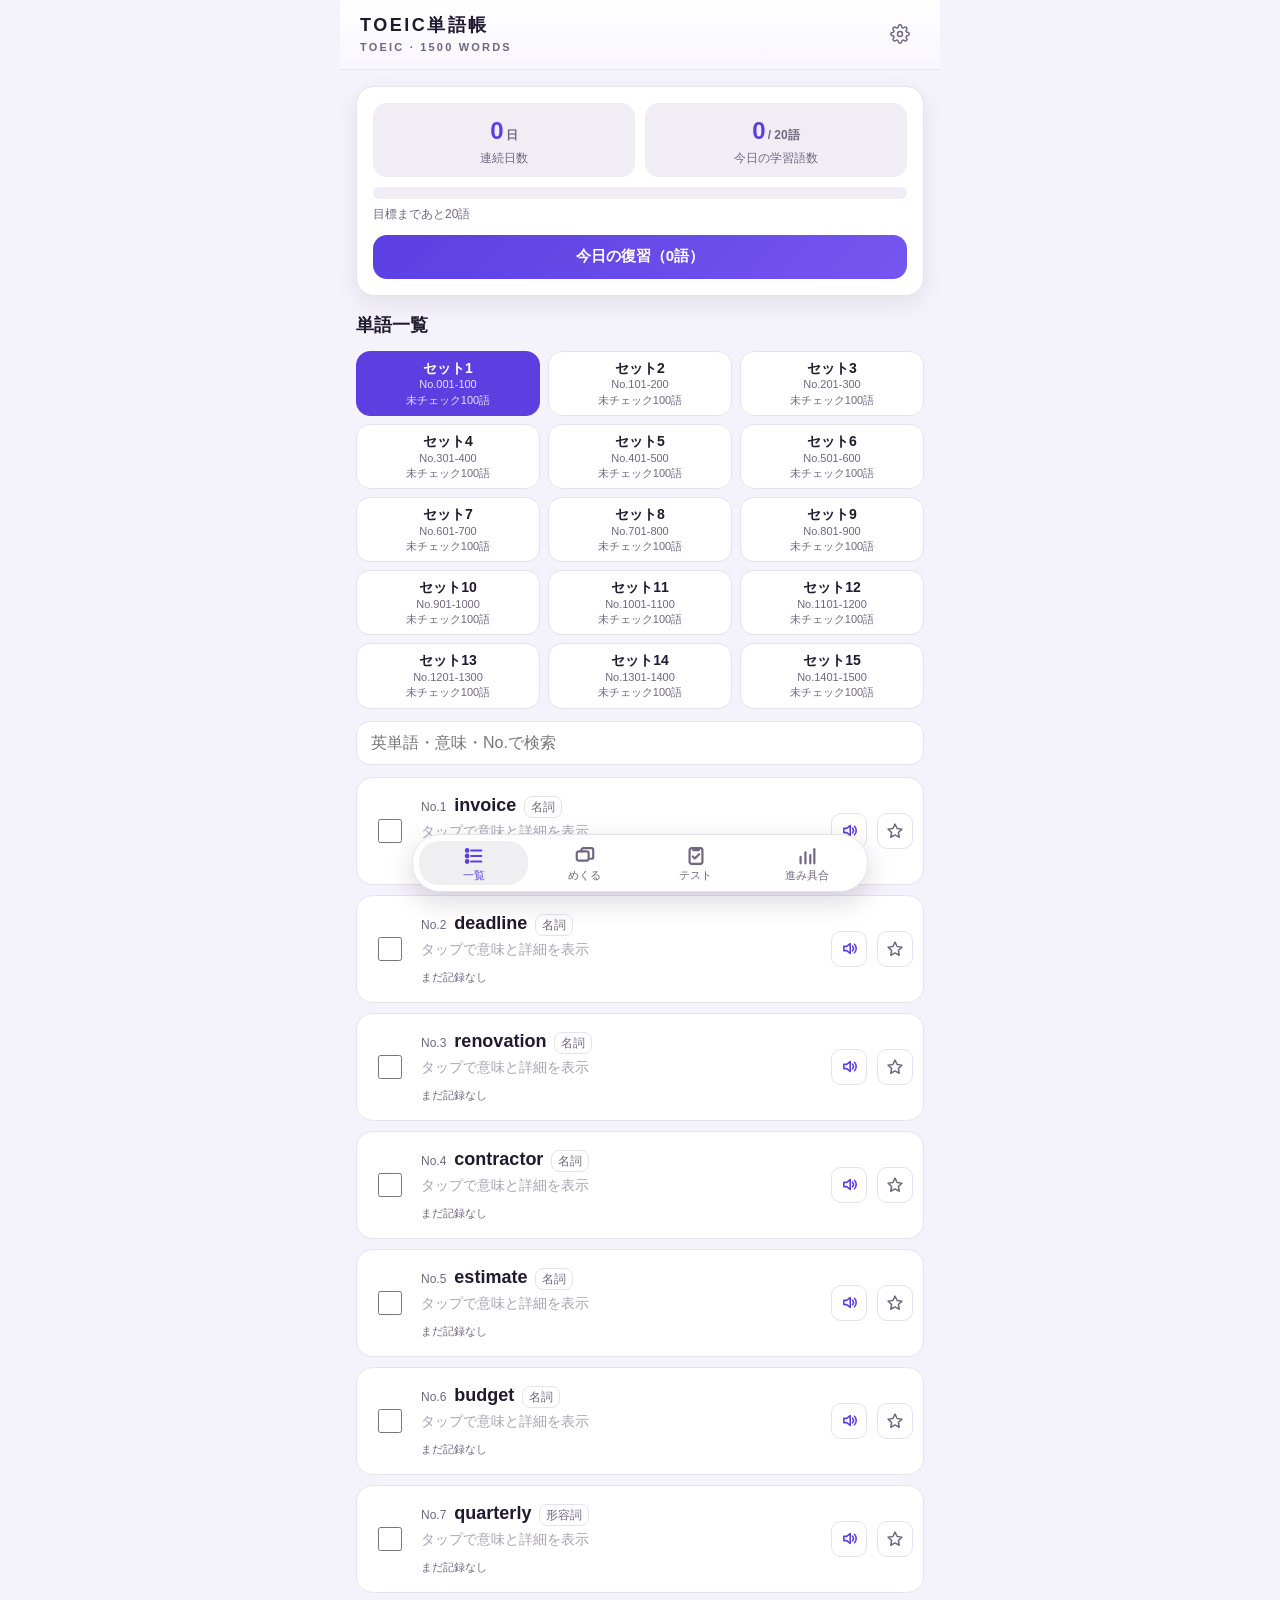
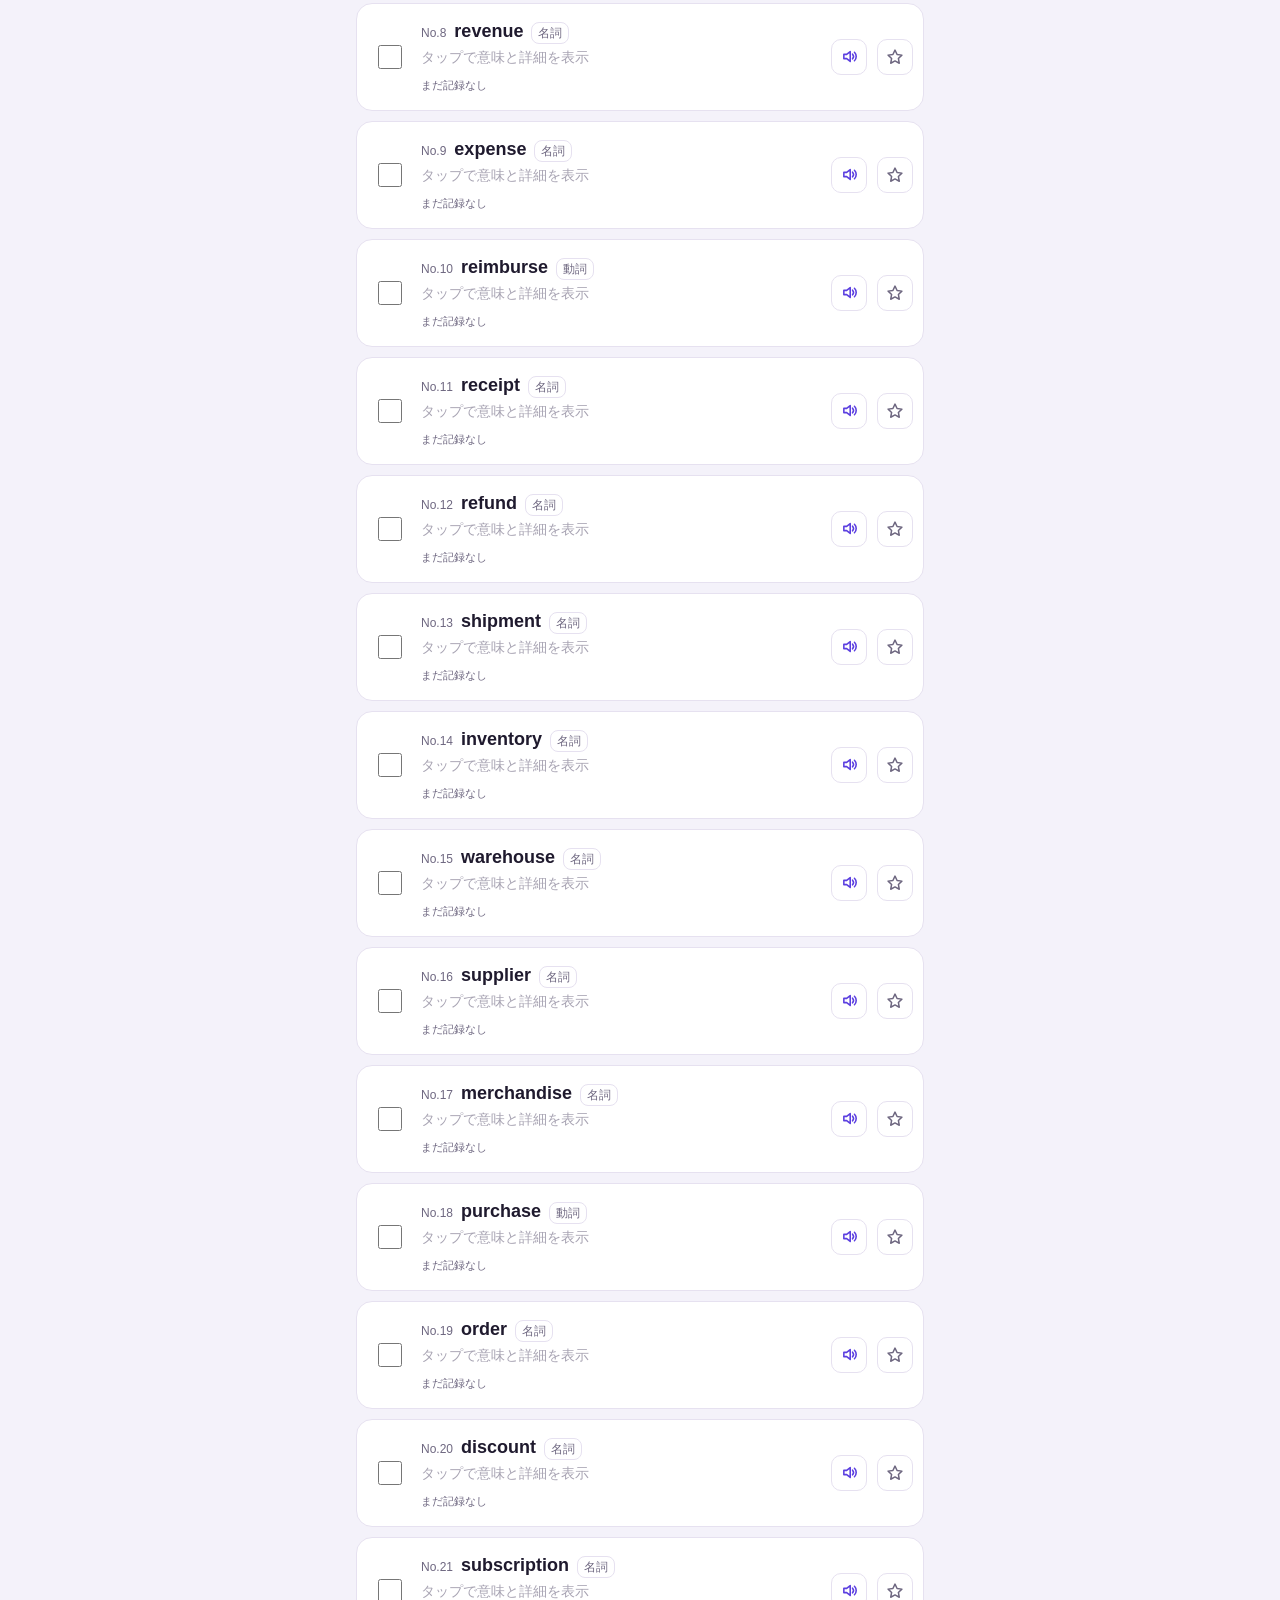
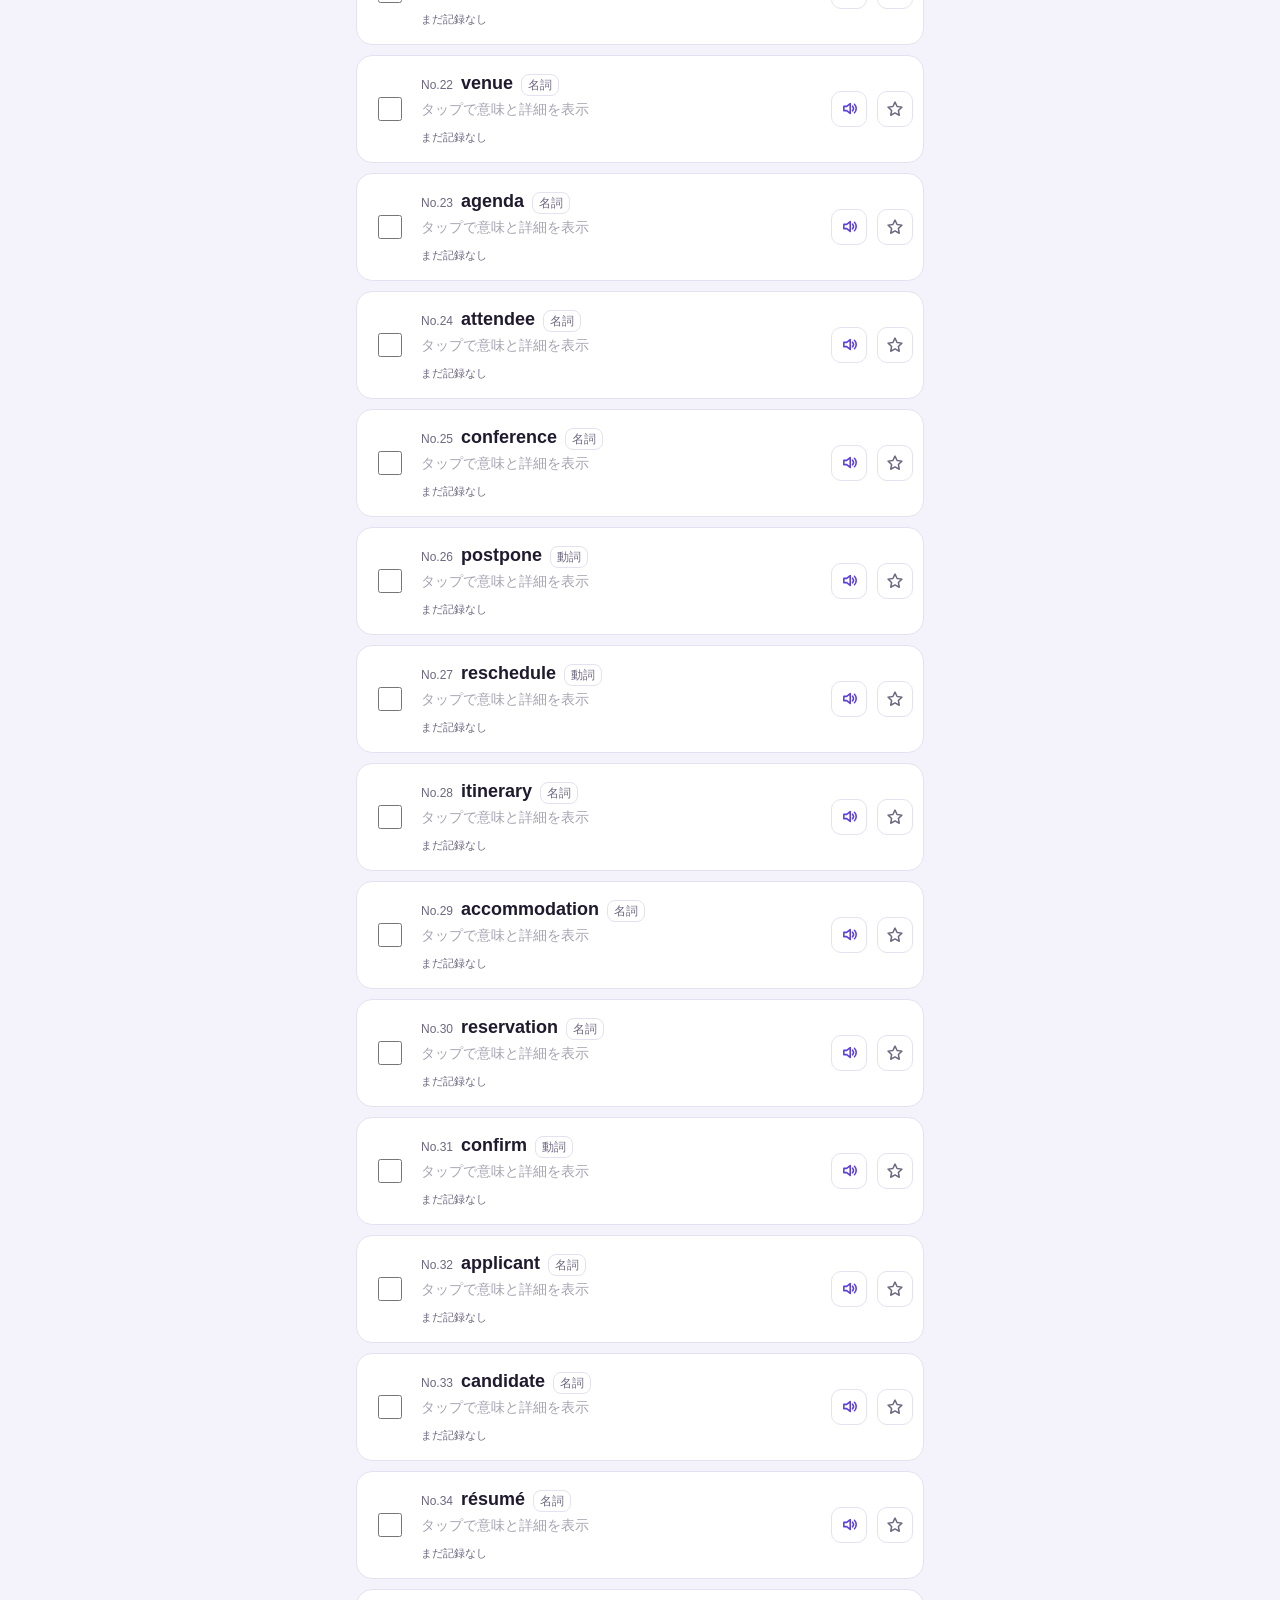
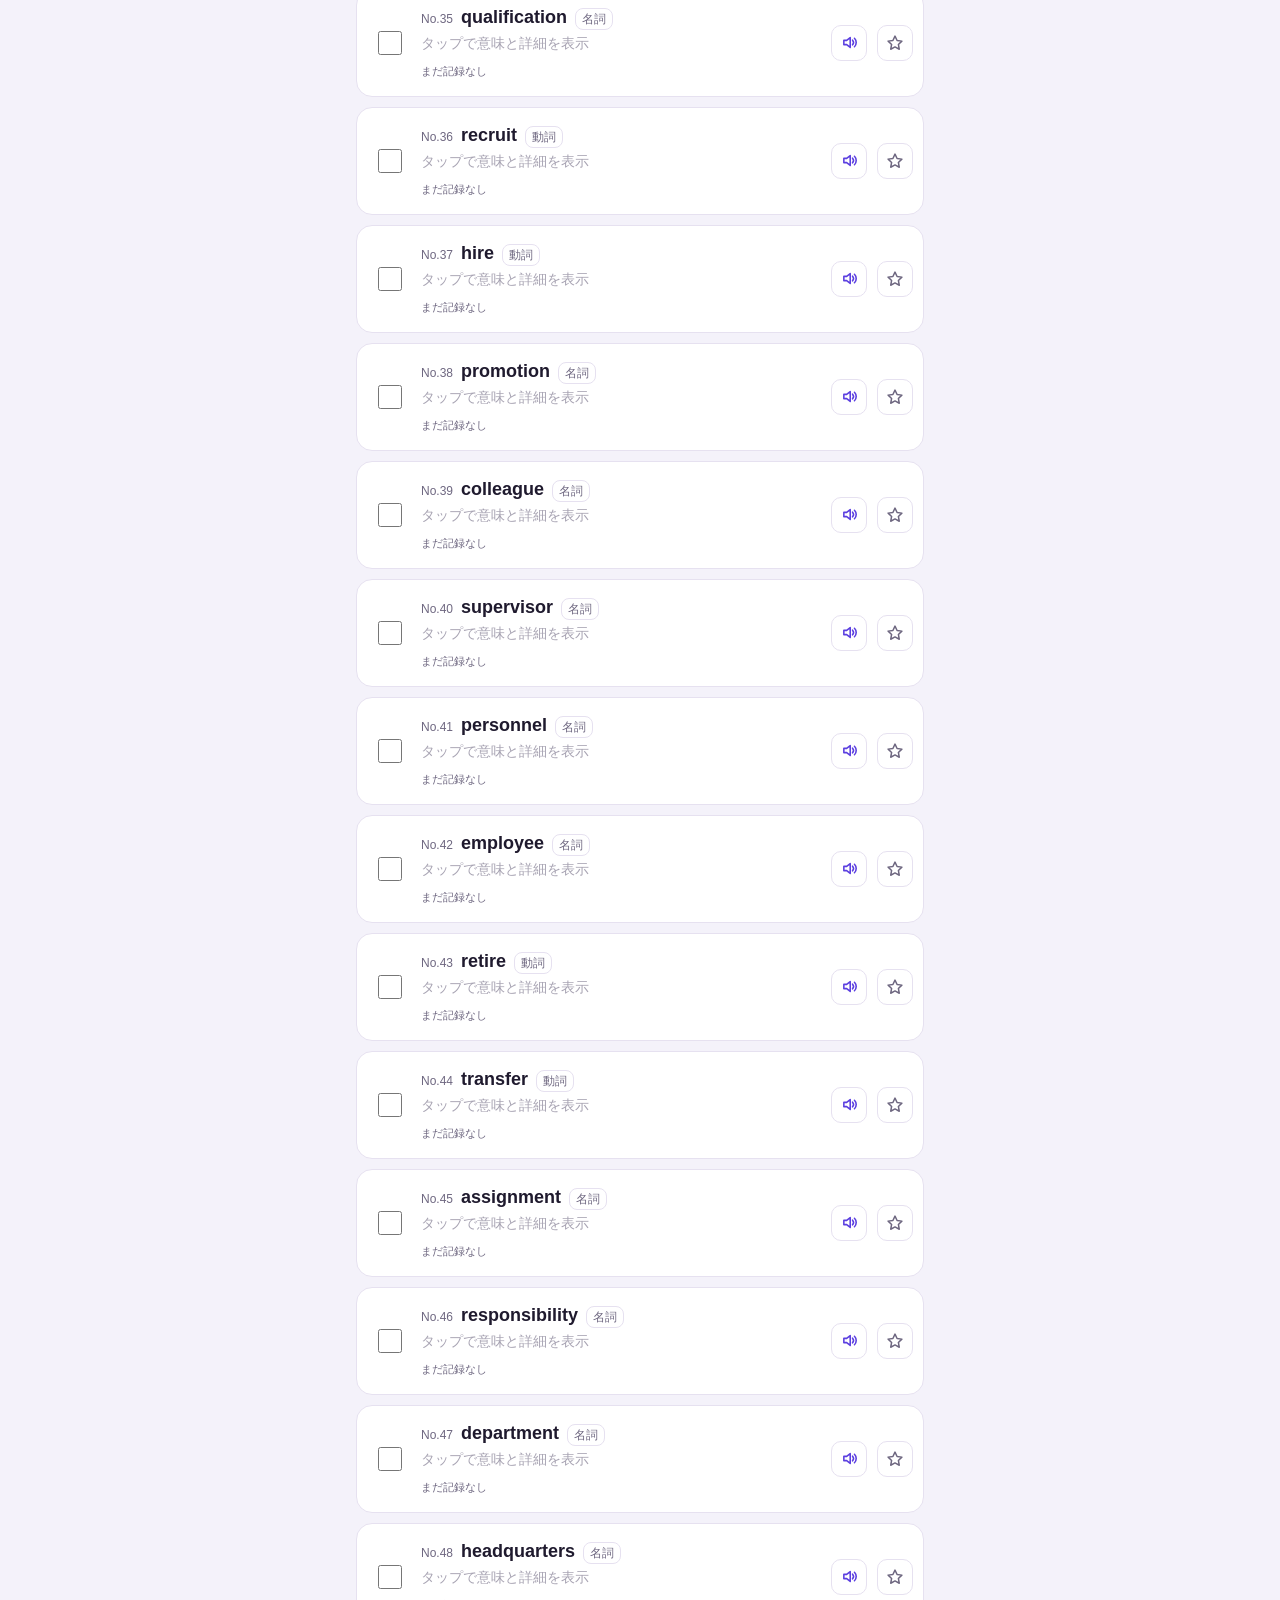
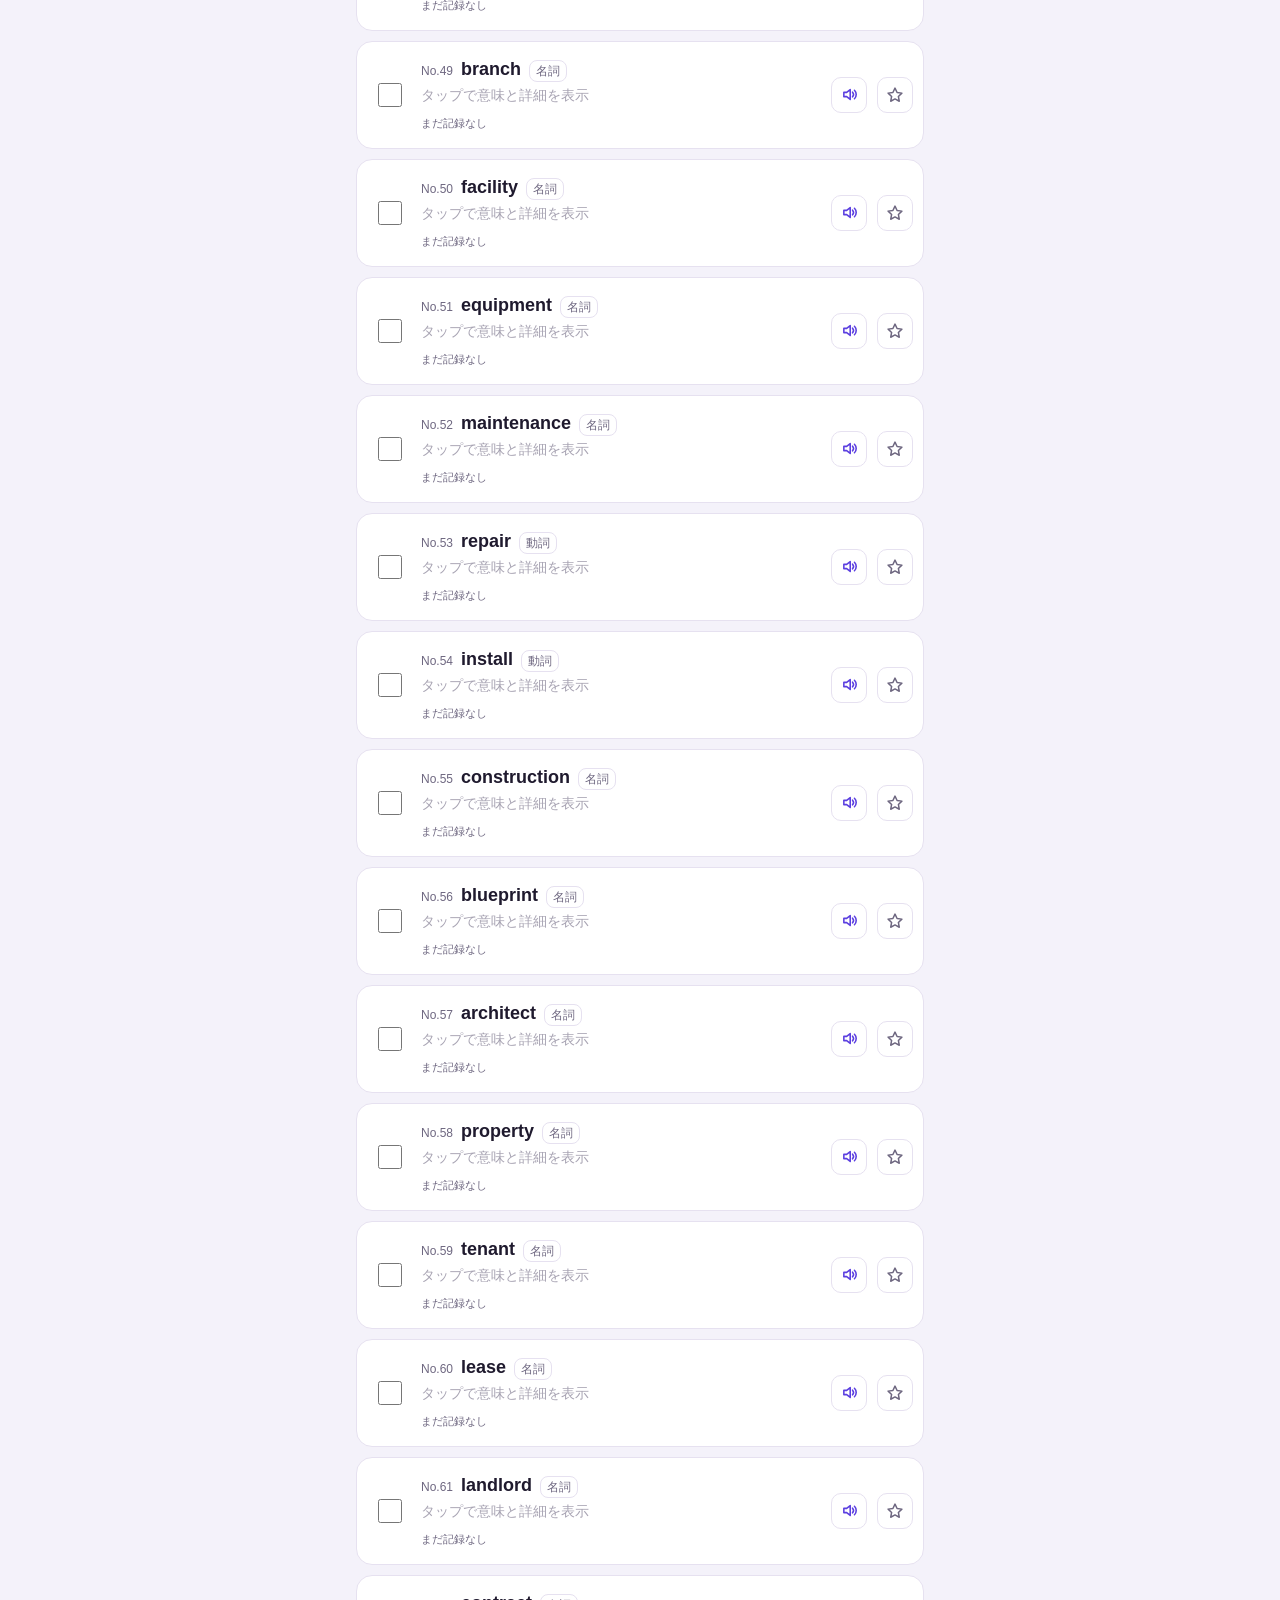
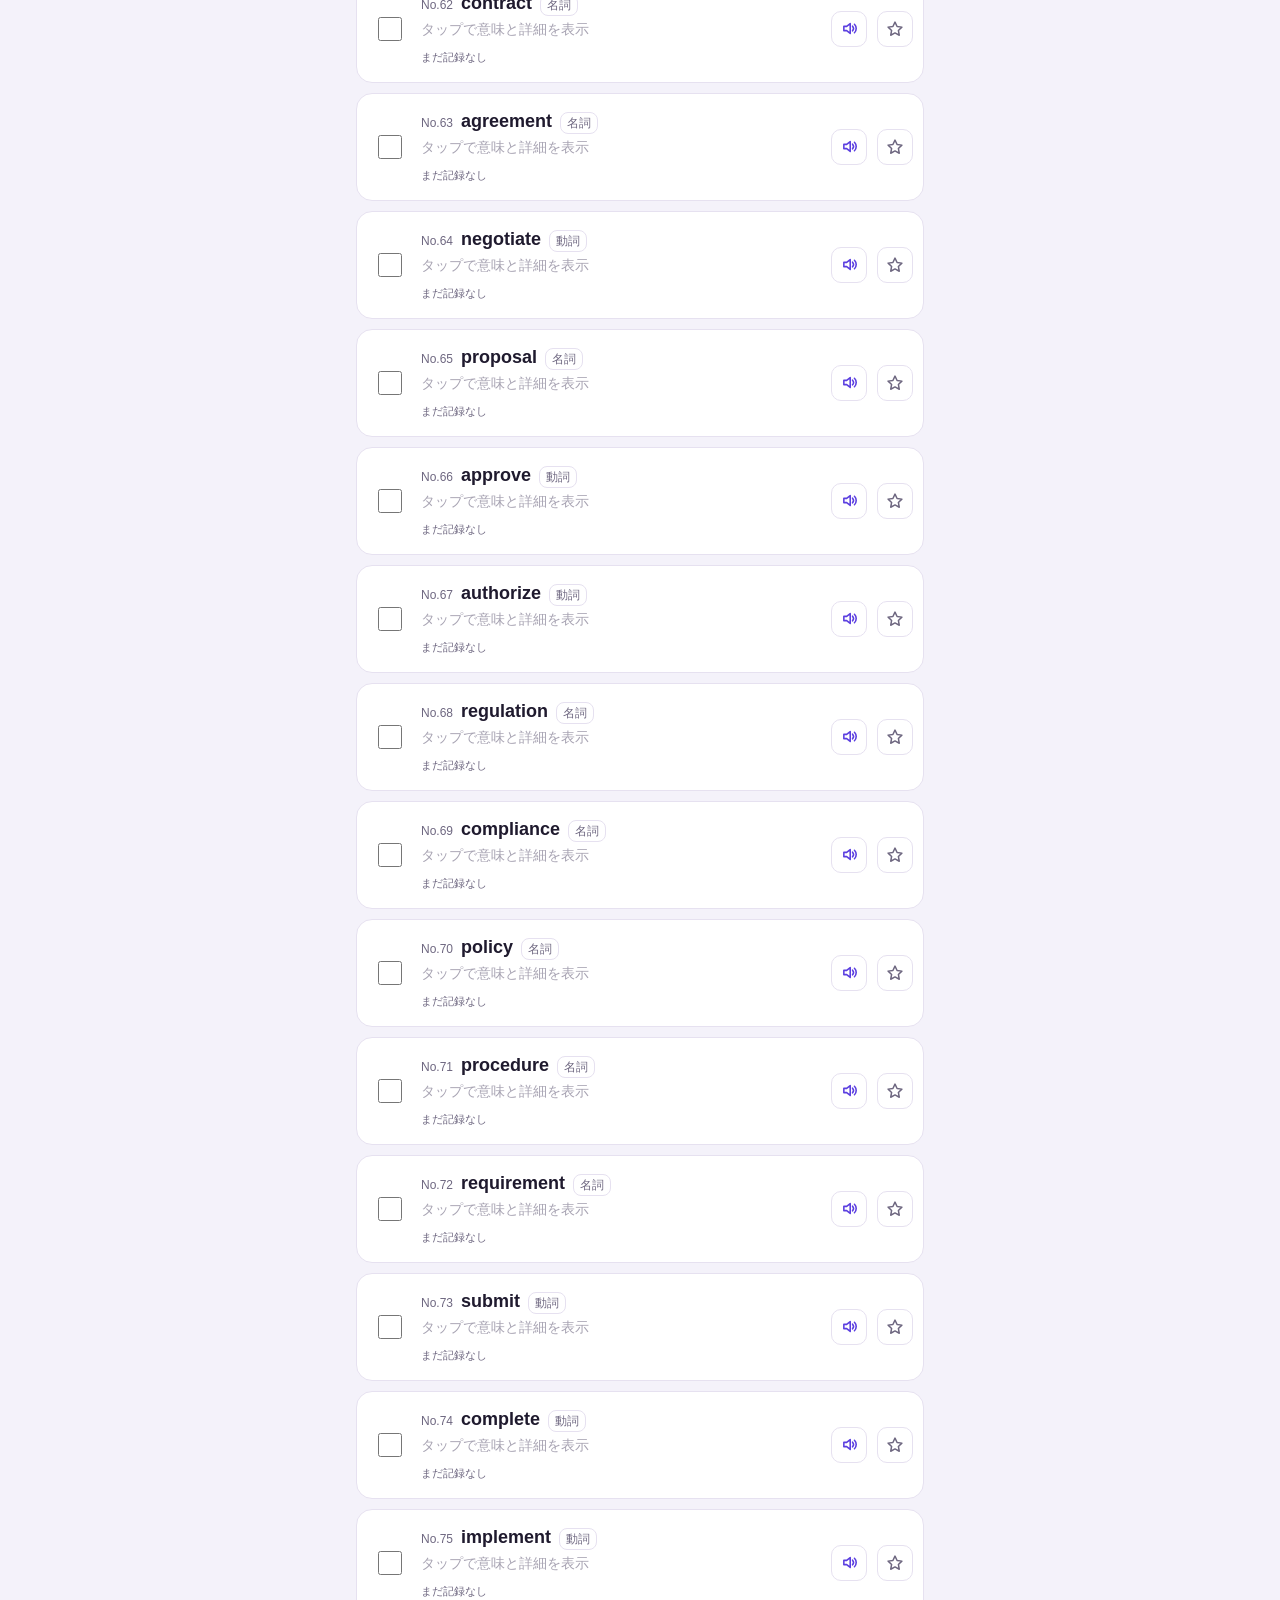
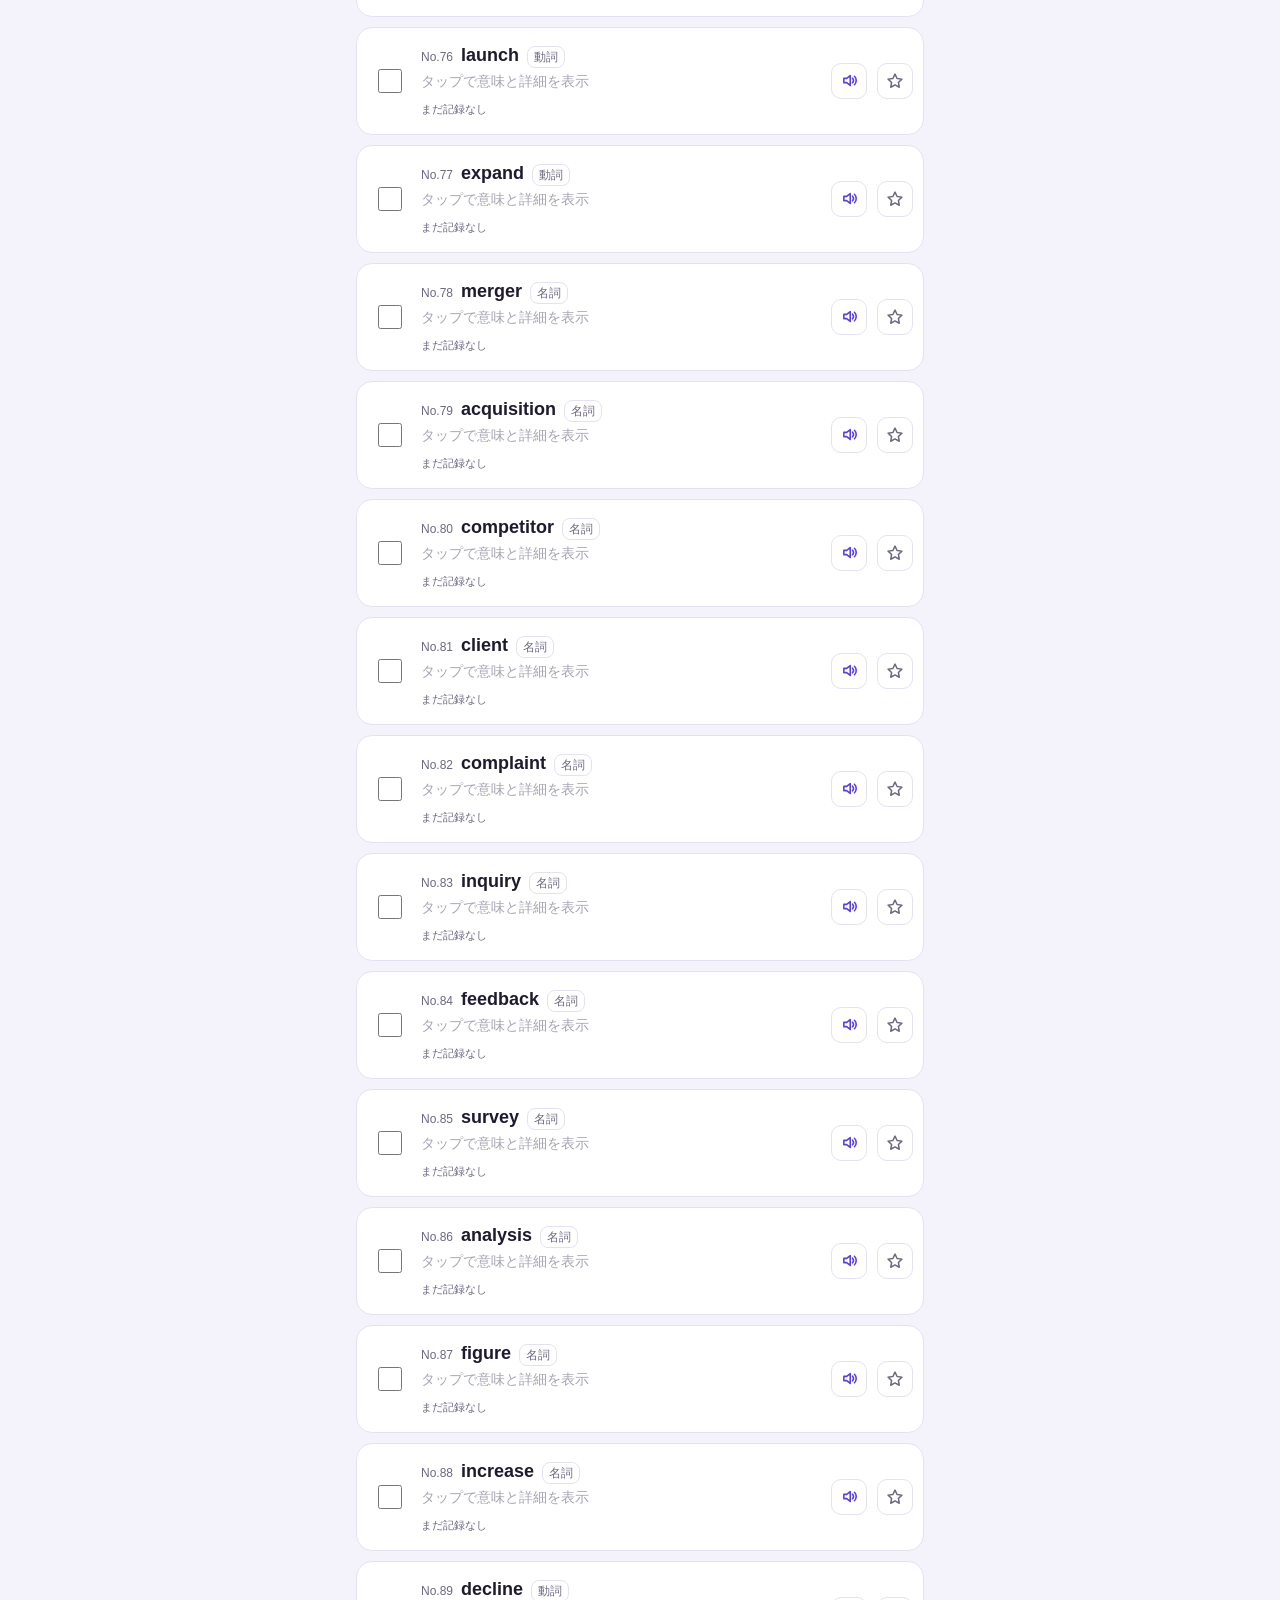
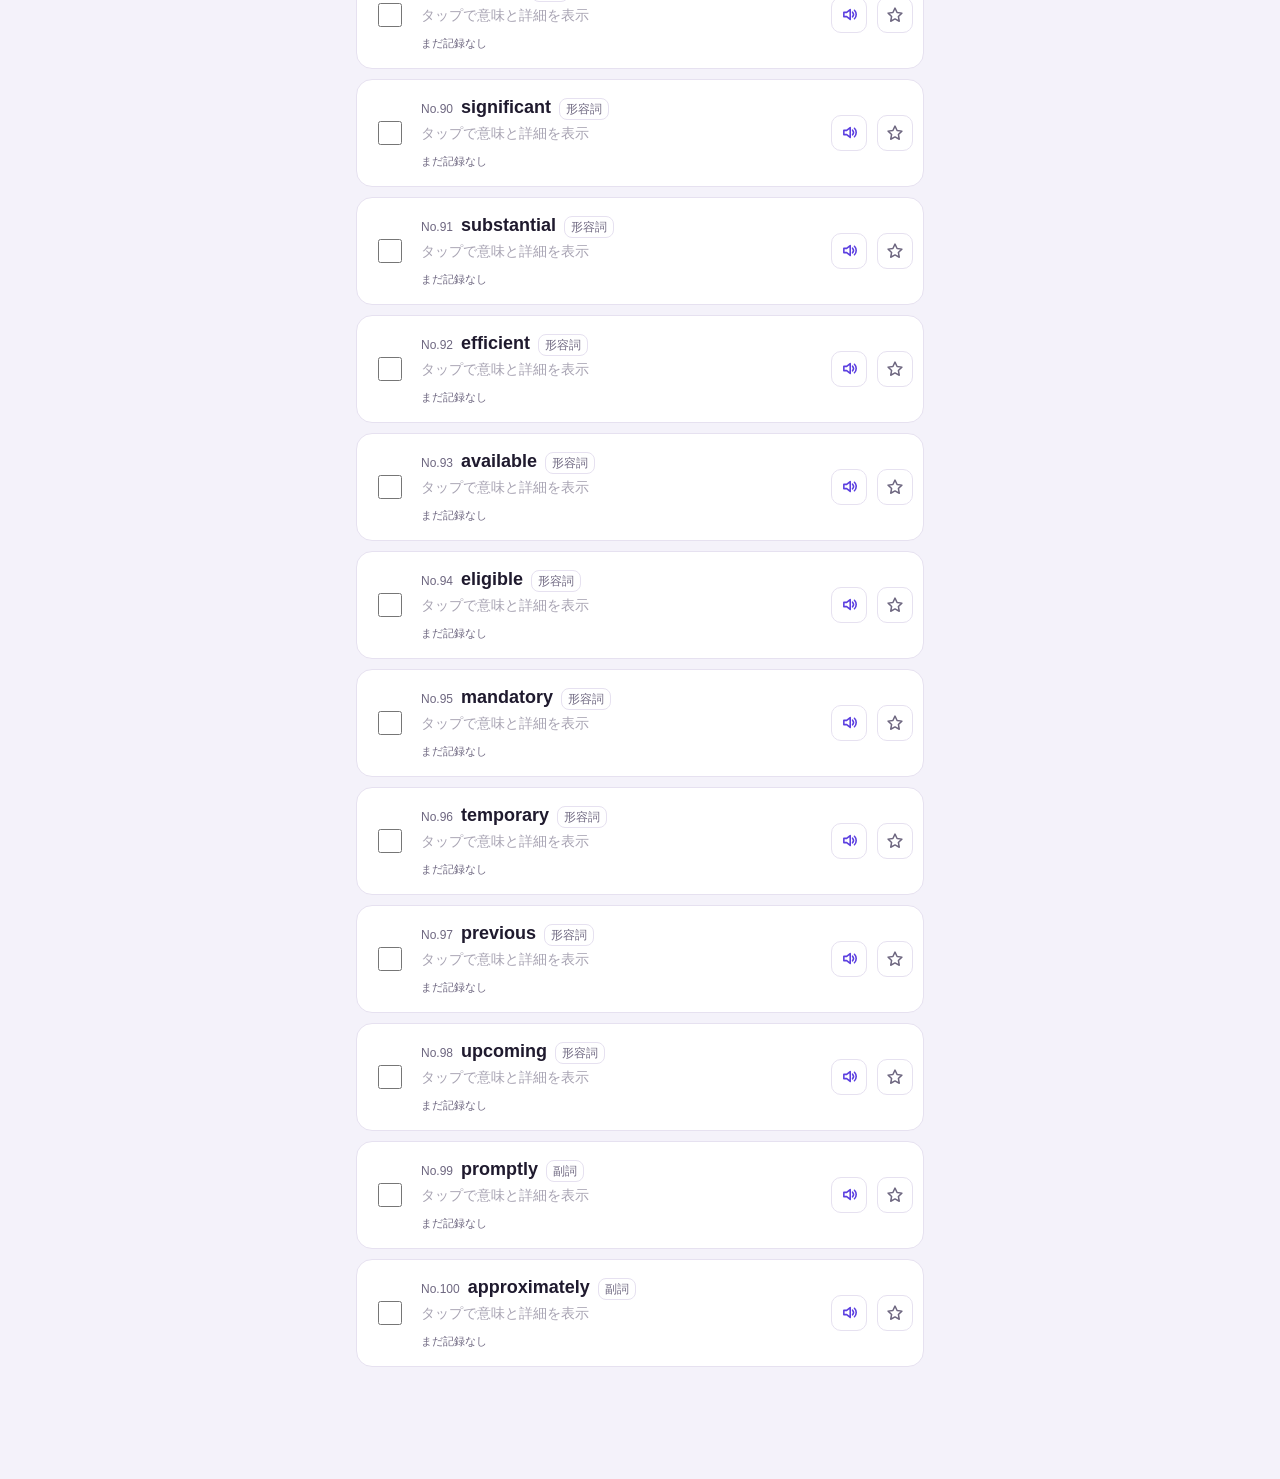
<file: index.html>
<!DOCTYPE html>
<html lang="ja">
<head>
<meta charset="UTF-8">
<meta name="viewport" content="width=device-width, initial-scale=1, maximum-scale=1, user-scalable=no, viewport-fit=cover">
<title>TOEIC単語帳</title>
<meta name="apple-mobile-web-app-capable" content="yes">
<meta name="mobile-web-app-capable" content="yes">
<meta name="apple-mobile-web-app-status-bar-style" content="default">
<meta name="apple-mobile-web-app-title" content="TOEIC単語帳">
<meta name="format-detection" content="telephone=no">
<meta name="theme-color" content="#FFFFFF">
<link rel="manifest" href="manifest.webmanifest">
<link rel="icon" type="image/png" sizes="192x192" href="icon-192.png">
<link rel="apple-touch-icon" href="apple-touch-icon.png">
<script>
(function () {
  try {
    var pref = localStorage.getItem('toeic:v1:theme') || localStorage.getItem('tango_theme_pref') || 'auto';
    var effective = (pref === 'light' || pref === 'dark')
      ? pref
      : ((window.matchMedia && window.matchMedia('(prefers-color-scheme: dark)').matches) ? 'dark' : 'light');
    document.documentElement.setAttribute('data-theme', effective);
    document.documentElement.style.colorScheme = effective;
    var meta = document.querySelector('meta[name="theme-color"]');
    if (meta) meta.setAttribute('content', effective === 'dark' ? '#1C1826' : '#FFFFFF');
  } catch (e) {
    document.documentElement.setAttribute('data-theme', 'light');
  }
})();
</script>
<link rel="stylesheet" href="styles.css">
</head>
<body>
<p id="notice" class="notice" role="alert" hidden>この端末では記録を保存できません。このページを閉じると記録が消えます。</p>
<div id="app">
  <header class="appbar">
    <div class="appbar-row">
      <div class="appbar-text">
        <h1>TOEIC単語帳</h1>
        <p id="appbarSub">TOEIC · 1500 WORDS</p>
      </div>
      <button type="button" class="icon-btn" id="settingsBtn" aria-label="設定" aria-pressed="false">
        <svg viewBox="0 0 24 24" fill="none" stroke="currentColor" stroke-width="2.2" stroke-linecap="round" stroke-linejoin="round" aria-hidden="true">
          <circle cx="12" cy="12" r="3"></circle>
          <path d="M19.4 15a1.65 1.65 0 0 0 .33 1.82l.06.06a2 2 0 1 1-2.83 2.83l-.06-.06a1.65 1.65 0 0 0-1.82-.33 1.65 1.65 0 0 0-1 1.51V21a2 2 0 1 1-4 0v-.09A1.65 1.65 0 0 0 9 19.4a1.65 1.65 0 0 0-1.82.33l-.06.06a2 2 0 1 1-2.83-2.83l.06-.06a1.65 1.65 0 0 0 .33-1.82 1.65 1.65 0 0 0-1.51-1H3a2 2 0 1 1 0-4h.09A1.65 1.65 0 0 0 4.6 9a1.65 1.65 0 0 0-.33-1.82l-.06-.06a2 2 0 1 1 2.83-2.83l.06.06a1.65 1.65 0 0 0 1.82.33H9a1.65 1.65 0 0 0 1-1.51V3a2 2 0 1 1 4 0v.09a1.65 1.65 0 0 0 1 1.51 1.65 1.65 0 0 0 1.82-.33l.06-.06a2 2 0 1 1 2.83 2.83l-.06.06a1.65 1.65 0 0 0-.33 1.82V9a1.65 1.65 0 0 0 1.51 1H21a2 2 0 1 1 0 4h-.09a1.65 1.65 0 0 0-1.51 1z"></path>
        </svg>
      </button>
    </div>
  </header>

  <section class="view active" id="view-list">
    <div class="card mb" id="homeCard">
      <div id="homeStats"></div>
      <button type="button" class="btn primary block review-btn" id="reviewBtn">今日の復習<span id="reviewCount"></span></button>
    </div>
    <h2 class="view-title">単語一覧</h2>
    <div class="chip-row" id="listRangeChips"></div>
    <div class="search-wrap">
      <input type="text" id="listSearch" placeholder="英単語・意味・No.で検索" aria-label="検索" autocomplete="off">
    </div>
    <ul class="word-list" id="listWords"></ul>
  </section>

  <section class="view" id="view-flip">
    <h2 class="view-title">めくる</h2>
    <div class="chip-row" id="flipRangeChips"></div>
    <div class="btn-row flush">
      <button type="button" class="btn" id="flipShuffleBtn" aria-pressed="false">シャッフル: オフ</button>
      <button type="button" class="btn" id="flipUnlearnedBtn" aria-pressed="false">未習得だけ: オフ</button>
      <button type="button" class="btn primary" id="flipStartBtn">最初から</button>
    </div>
    <div class="flip-progress" id="flipProgress">0 / 0</div>
    <div class="flip-card-outer">
      <div class="flip-card" id="flipCard">
        <div class="flip-front" id="flipFront">
          <div class="flip-no" id="flipFrontNo"></div>
          <div class="flip-word" id="flipFrontWord">カードがありません</div>
          <div class="flip-speak-wrap" id="flipFrontSpeakWrap"></div>
          <div class="flip-hint">タップして意味を見る</div>
        </div>
        <div class="flip-back" id="flipBack" hidden>
          <div class="w-pos" id="flipBackPos"></div>
          <div class="flip-meaning" id="flipBackMeaning"></div>
          <div class="flip-speak-wrap" id="flipBackSpeakWrap"></div>
          <div class="detail-line" id="flipBackTipWrap"></div>
          <div class="detail-line" id="flipBackExampleWrap">
            <span class="detail-label">例文</span>
            <p id="flipBackExample"></p>
            <p class="ja" id="flipBackExampleJa"></p>
          </div>
          <div class="detail-line">
            <span class="detail-label">記録</span>
            <div id="flipBackHistory"></div>
          </div>
        </div>
      </div>
    </div>
    <div class="flip-learned-row">
      <label class="check-label"><input type="checkbox" id="flipLearnedChk">覚えた</label>
      <button type="button" class="star-btn flip-star" id="flipStarBtn" aria-pressed="false"></button>
    </div>
    <div class="flip-nav">
      <button type="button" class="btn block" id="flipPrevBtn">前へ</button>
      <button type="button" class="btn block" id="flipNextBtn">次へ</button>
    </div>
  </section>

  <section class="view" id="view-test">
    <h2 class="view-title">テスト</h2>
    <div id="testSetup">
      <div class="card mb" id="reviewCard">
        <div class="review-info" id="reviewInfo"></div>
        <button type="button" class="btn block" id="reviewToggleBtn">今日の復習モード</button>
      </div>
      <div class="field" id="testFormatField">
        <label class="field-label">形式</label>
        <div class="seg" id="testFormatSeg">
          <button type="button" class="seg-btn" data-format="input">英→日 入力</button>
          <button type="button" class="seg-btn" data-format="jaen">日→英 入力</button>
          <button type="button" class="seg-btn" data-format="cloze">例文穴埋め</button>
        </div>
      </div>
      <div class="field" id="testRangeField">
        <label class="field-label">範囲</label>
        <div class="chip-row" id="testRangeChips"></div>
      </div>
      <div class="field" id="testTargetField">
        <label class="field-label">対象</label>
        <div class="seg" id="testTargetSeg">
          <button type="button" class="seg-btn" data-target="unchecked">未チェックだけ</button>
          <button type="button" class="seg-btn" data-target="all">全部（チェック済みも含む）</button>
          <button type="button" class="seg-btn" data-target="flagged" id="testFlaggedBtn">★フラグのみ</button>
        </div>
      </div>
      <div class="field">
        <label class="field-label">出題数</label>
        <div class="chip-row" id="testCountChips"></div>
      </div>
      <div class="card mb" id="testCycleCard">
        <div class="cycle-status" id="testCycleStatus" style="margin:0 0 10px;"></div>
        <button type="button" class="btn block danger" id="cycleResetBtn">周回をリセット</button>
      </div>
      <button type="button" class="btn primary block" id="testStartBtn">テストを始める</button>
      <p class="empty-msg" id="testSetupMsg" style="display:none;"></p>
    </div>
    <div id="inputTest" style="display:none;">
      <p class="resume-note" id="inputResumeNote" style="display:none;">前回の続きから再開しました</p>
      <div class="bar-row test-progress" id="testProgress">
        <div class="bar-label"><span class="nm">回答済み</span><span class="vv" id="testProgText">0 / 0</span></div>
        <div class="bar-track" id="testProgTrack" role="progressbar" aria-label="回答済みの問題数" aria-valuemin="0" aria-valuemax="100" aria-valuenow="0"><div class="bar-fill" id="testProgBar" style="width:0%"></div></div>
      </div>
      <div id="inputTestList"></div>
      <div class="btn-row">
        <button type="button" class="btn primary block" id="inputGradeBtn">採点</button>
      </div>
      <div class="btn-row">
        <button type="button" class="btn block danger" id="abortInputBtn">中断</button>
      </div>
    </div>
    <div id="inputResult" style="display:none;">
      <div class="result-stat-row">
        <div class="result-stat"><div class="num" id="inputResultAccuracy">0%</div><div class="lbl">正答率</div></div>
        <div class="result-stat"><div class="num" id="inputResultCorrect">0 / 0</div><div class="lbl">正解数</div></div>
      </div>
      <p class="ai-note" id="inputAiNote" style="display:none;">AI判定は使えませんでした</p>
      <div id="inputResultList"></div>
      <div class="btn-row">
        <button type="button" class="btn primary" id="continueInputBtn">続けてテストする</button>
        <button type="button" class="btn" id="backToSetupInputBtn">もう一度設定する</button>
      </div>
    </div>
  </section>

  <section class="view" id="view-progress">
    <h2 class="view-title">進み具合</h2>
    <div class="card mb" id="progStats"></div>
    <div class="card mb">
      <div class="bar-row" style="margin-bottom:0;">
        <div class="bar-label"><span class="nm">全体の習得</span><span class="vv" id="progOverallText">0 / 1500</span></div>
        <div class="bar-track"><div class="bar-fill" id="progOverallBar" style="width:0%"></div></div>
      </div>
    </div>
    <h2 class="view-title sub">セットごとの習得</h2>
    <div class="card mb" id="progRangeLearned"></div>
    <h2 class="view-title sub">セットごとの正答率</h2>
    <div class="card mb" id="progRangeAccuracy"></div>
    <h2 class="view-title sub">学習記録カレンダー</h2>
    <div class="card mb" id="progCalendarCard">
      <div class="cal-header">
        <button type="button" class="btn" id="calPrevBtn" aria-label="前の月">&lt;</button>
        <div class="cal-title" id="calTitle"></div>
        <button type="button" class="btn" id="calNextBtn" aria-label="次の月">&gt;</button>
      </div>
      <div class="cal-weekdays" id="calWeekdays"></div>
      <div class="cal-grid" id="calGrid"></div>
      <div class="cal-summary" id="calSummary"></div>
      <p class="import-msg err" id="calUnknownMsg" style="display:none;"></p>
      <div id="calDayDetail"></div>
    </div>
    <h2 class="view-title sub">テストの記録</h2>
    <div class="card" id="progSessionList"></div>
  </section>

  <section class="view" id="view-settings">
    <div class="view-title-row">
      <h2 class="view-title">設定</h2>
      <button type="button" class="btn" id="settingsBackBtn">戻る</button>
    </div>
    <div class="card mb">
      <div class="settings-row col">
        <div class="st-label" style="margin-bottom:10px;">外観</div>
        <div class="seg" id="themeSeg">
          <button type="button" class="seg-btn" data-theme-choice="auto">自動</button>
          <button type="button" class="seg-btn" data-theme-choice="light">ライト</button>
          <button type="button" class="seg-btn" data-theme-choice="dark">ダーク</button>
        </div>
      </div>
    </div>
    <div class="card mb">
      <div class="settings-row">
        <div>
          <div class="st-label">1日の目標語数</div>
          <div class="st-desc">今日の学習語数と比べる目標（1〜500語）</div>
        </div>
        <input type="number" id="goalInput" class="goal-input" min="1" max="500" step="1" inputmode="numeric" aria-label="1日の目標語数">
      </div>
    </div>
    <div class="card mb">
      <div class="settings-row">
        <div>
          <div class="st-label">進捗を書き出す</div>
          <div class="st-desc">保存されている進捗すべてをJSONファイルとしてダウンロードします</div>
        </div>
        <button type="button" class="btn" id="exportBtn">書き出す</button>
      </div>
      <div class="settings-row">
        <div>
          <div class="st-label">進捗を読み込む</div>
          <div class="st-desc">書き出したJSONファイルから進捗を復元します（今の進捗は置き換わります）</div>
        </div>
        <label class="file-label" for="importFile">読み込む</label>
        <input type="file" id="importFile" accept="application/json" style="display:none;">
      </div>
      <p class="import-msg" id="importMsg" style="display:none;"></p>
    </div>
    <div class="card mb">
      <div class="settings-row">
        <div>
          <div class="st-label">記録リセット</div>
          <div class="st-desc">学習記録をすべて消して最初の状態に戻します（テーマ設定・覚え方の編集内容・★フラグは残ります）</div>
        </div>
        <button type="button" class="btn danger" id="resetBtn">リセット</button>
      </div>
    </div>
    <div class="card mb">
      <div class="settings-row col">
        <div class="st-label" style="margin-bottom:6px;">OpenAI APIキー</div>
        <div class="st-desc" style="margin-bottom:10px;">入力テストで不正解になった問題だけ、AIに意味の妥当性を確認させます。このとき単語とあなたの回答がOpenAIに送信されます。キーは platform.openai.com で作成できます。支払い登録と、月の利用上限の設定をしておくと安心です。キーがなくてもすべての機能は動作します。</div>
        <input type="password" id="openaiKeyInput" class="key-input" autocomplete="off" placeholder="APIキーを入力">
        <div class="btn-row" style="margin-top:0;">
          <button type="button" class="btn primary" id="openaiKeySaveBtn">保存</button>
          <button type="button" class="btn danger" id="openaiKeyDeleteBtn" style="display:none;">削除</button>
        </div>
        <p class="st-desc" id="openaiKeyStatus" style="margin-top:8px;">未設定です（なくても動作します）</p>
      </div>
    </div>
    <p class="footer-note">データ出典：TOEIC単語帳 全1500語（セット1〜15）<br>v2026.11.17</p>
  </section>
</div>

<nav class="tabbar" id="tabbar" aria-label="メイン">
  <button type="button" class="tab-btn active" data-tab="list" aria-label="一覧">
    <svg viewBox="0 0 24 24" fill="none" stroke="currentColor" stroke-width="2.4" stroke-linecap="round" stroke-linejoin="round" aria-hidden="true">
      <line x1="9" y1="6" x2="20" y2="6"></line>
      <line x1="9" y1="12" x2="20" y2="12"></line>
      <line x1="9" y1="18" x2="20" y2="18"></line>
      <circle cx="4.5" cy="6" r="1.4"></circle>
      <circle cx="4.5" cy="12" r="1.4"></circle>
      <circle cx="4.5" cy="18" r="1.4"></circle>
    </svg>
    <span>一覧</span>
  </button>
  <button type="button" class="tab-btn" data-tab="flip" aria-label="めくる">
    <svg viewBox="0 0 24 24" fill="none" stroke="currentColor" stroke-width="2.4" stroke-linecap="round" stroke-linejoin="round" aria-hidden="true">
      <rect x="3" y="7" width="13" height="10" rx="2.2"></rect>
      <path d="M8 7V5.5a2 2 0 0 1 2-2H19a2 2 0 0 1 2 2V13a2 2 0 0 1-2 2h-1.5"></path>
    </svg>
    <span>めくる</span>
  </button>
  <button type="button" class="tab-btn" data-tab="test" aria-label="テスト">
    <svg viewBox="0 0 24 24" fill="none" stroke="currentColor" stroke-width="2.4" stroke-linecap="round" stroke-linejoin="round" aria-hidden="true">
      <rect x="5" y="3.5" width="14" height="17" rx="2.2"></rect>
      <path d="M9 3.5h6v2.2H9z"></path>
      <path d="M8.5 12.5l2.2 2.2L15.5 10"></path>
    </svg>
    <span>テスト</span>
  </button>
  <button type="button" class="tab-btn" data-tab="progress" aria-label="進み具合">
    <svg viewBox="0 0 24 24" fill="none" stroke="currentColor" stroke-width="2.4" stroke-linecap="round" stroke-linejoin="round" aria-hidden="true">
      <line x1="5" y1="20" x2="5" y2="13"></line>
      <line x1="10.3" y1="20" x2="10.3" y2="8"></line>
      <line x1="15.6" y1="20" x2="15.6" y2="11"></line>
      <line x1="20" y1="20" x2="20" y2="4.5"></line>
    </svg>
    <span>進み具合</span>
  </button>
</nav>

<div class="toast" id="toast" role="status" aria-live="polite"></div>

<noscript><p class="notice">TOEIC単語帳の利用には JavaScript を有効にしてください。</p></noscript>
<script src="words.js"></script>
<script src="app.js"></script>
</body>
</html>
</file>
<file: styles.css>
/* 英単語帳 — TOEIC単語帳 と同じデザイン言語（紫のアクセント、グラデのヘッダー、浮かぶピル型タブバー） */
:root, [data-theme="light"] {
  --accent: #5B3FE0;   /* 白地で 6.5:1 / 薄紫地(#F0EEF4)で 5.6:1 */
  --accent2: #4A30C8;
  --grad-a: #5B3FE0;   /* 白文字との比 6.5:1 */
  --grad-b: #7556F0;   /* 白文字との比 4.8:1（グラデの明るい端でもAA） */
  --bg: #F4F2FA;
  --card: #FFFFFF;
  --text: #1F1A2E;
  --sub: #6E6780;
  --border: #E6E1F0;
  --tabbar-bg: #FFFFFF;
  --tabbar-border: #E6E1F0;
  --tab-pill-bg: #EFEFF2;
  --learned-fg: #8E8A9A;
  --learned-bg: #F0EEF4;
  --shadow: 0 8px 24px rgba(31,26,46,0.08);
  --danger: #D1456B;
  --good: #2E9B6B;
  --close: #A3660A;
  --safe-t: env(safe-area-inset-top, 0px);
  --safe-b: env(safe-area-inset-bottom, 0px);
  --safe-l: env(safe-area-inset-left, 0px);
  --safe-r: env(safe-area-inset-right, 0px);
}
html[data-theme="dark"] {
  --accent: #A58CFF;   /* 暗い地(#1C1826)で 6.5:1 */
  --accent2: #C2B0FF;
  --grad-a: #5B3FE0;
  --grad-b: #7556F0;
  --bg: #121018;
  --card: #1C1826;
  --text: #EEEAF6;
  --sub: #A39BB3;
  --border: rgba(255,255,255,0.10);
  --tabbar-bg: #1C1826;
  --tabbar-border: rgba(255,255,255,0.10);
  --tab-pill-bg: #2A2534;
  --learned-fg: #6E687C;
  --learned-bg: #16131E;
  --shadow: 0 8px 24px rgba(0,0,0,0.4);
  --danger: #E78098;
  --good: #67C79A;
  --close: #E7B169;
}
* { box-sizing: border-box; min-width: 0; }
html { color-scheme: light; }
html[data-theme="dark"] { color-scheme: dark; }
html, body { margin: 0; padding: 0; background: var(--bg); touch-action: manipulation; }
body {
  font-family: -apple-system, BlinkMacSystemFont, "Hiragino Sans", "Yu Gothic", "Noto Sans CJK JP", "Noto Sans JP", sans-serif;
  color: var(--text);
  background: var(--bg);
  font-size: 16px;
  line-height: 1.5;
  overflow-wrap: anywhere;
  -webkit-text-size-adjust: 100%;
  -webkit-tap-highlight-color: transparent;
}
button, input, select, textarea { font-family: inherit; font-size: 16px; color: inherit; }
button { cursor: pointer; }
button, a, input, select, textarea, label { touch-action: manipulation; }
:focus-visible { outline: 3px solid var(--accent); outline-offset: 2px; }
[hidden] { display: none !important; }

#app {
  min-height: 100vh;
  padding-bottom: calc(96px + var(--safe-b));
  max-width: 600px;
  margin: 0 auto;
}
.notice {
  margin: 0;
  padding: calc(8px + var(--safe-t)) 16px 8px;
  background: var(--danger);
  color: #fff;
  font-size: 13px;
  font-weight: 600;
  text-align: center;
}

.appbar {
  --appbar-bg: linear-gradient(180deg, #FFFFFF 0%, #F8F6FD 100%);
  --appbar-border: #E6E1F0;
  --appbar-ghost-hover: rgba(91,63,224,0.08);
  padding: calc(14px + var(--safe-t)) 20px 14px;
  background: var(--appbar-bg);
  color: var(--text);
  border-bottom: 1px solid var(--appbar-border);
}
html[data-theme="dark"] .appbar {
  --appbar-bg: linear-gradient(180deg, #1C1826 0%, #181421 100%);
  --appbar-border: rgba(255,255,255,0.08);
  --appbar-ghost-hover: rgba(165,140,255,0.14);
}
.appbar-row { display: flex; align-items: center; justify-content: space-between; gap: 12px; }
.appbar-text { flex: 1; }
.appbar h1 { margin: 0; font-size: 18px; font-weight: 600; letter-spacing: 0.14em; line-height: 1.3; color: var(--text); overflow: hidden; text-overflow: ellipsis; white-space: nowrap; }
.appbar p { margin: 3px 0 0; font-size: 11px; font-weight: 600; letter-spacing: 0.2em; text-transform: uppercase; color: var(--sub); line-height: 1.3; }
.appbar .icon-btn {
  flex: none; width: 40px; height: 40px; border-radius: 12px;
  display: grid; place-items: center; color: var(--sub);
  background: transparent; border: 1px solid transparent; padding: 0; margin: 0;
  transition: background-color .2s ease, color .2s ease, border-color .2s ease;
}
.appbar .icon-btn:hover { background: var(--appbar-ghost-hover); color: var(--accent); }
.appbar .icon-btn svg { width: 20px; height: 20px; stroke-width: 1.8; }
.appbar .icon-btn[aria-pressed="true"] { background: var(--appbar-ghost-hover); color: var(--accent); border-color: var(--appbar-border); }

.view { display: none; padding: 16px; }
.view.active { display: block; }
h2.view-title { margin: 0 0 12px; font-size: 18px; font-weight: 700; }
h2.view-title.sub { font-size: 15px; }
.view-title-row { display: flex; align-items: center; justify-content: space-between; gap: 10px; margin: 0 0 12px; }
.view-title-row .view-title { margin: 0; flex: 1; }
.view-title-row .btn { flex: none; min-height: 36px; padding: 0 14px; font-size: 14px; }
.card {
  background: var(--card);
  border: 1px solid var(--border);
  border-radius: 18px;
  box-shadow: var(--shadow);
  padding: 16px;
}
.card.mb { margin-bottom: 16px; }

.chip-row { display: grid; grid-template-columns: repeat(3, 1fr); gap: 8px; margin-bottom: 12px; width: 100%; }
#testCountChips { grid-template-columns: repeat(5, 1fr); }
#testCountChips .chip { min-height: 48px; }
.chip {
  border: 1px solid var(--border);
  background: var(--card);
  color: var(--text);
  border-radius: 14px;
  padding: 8px 6px;
  width: 100%;
  min-height: 64px;
  text-align: center;
  font-size: 13px;
  display: flex; flex-direction: column; align-items: center; justify-content: center;
  gap: 2px; line-height: 1.2;
}
.chip b { font-size: 14px; }
.chip span.rest { font-size: 11px; color: var(--sub); }
.chip.active { background: var(--accent); border-color: var(--accent); color: #fff; }
html[data-theme="dark"] .chip.active { color: #1C1826; }
.chip.active span.rest { color: rgba(255,255,255,0.85); }
html[data-theme="dark"] .chip.active span.rest { color: rgba(28,24,38,0.8); }

.search-wrap { margin-bottom: 12px; }
.search-wrap input {
  width: 100%; min-height: 44px; border: 1px solid var(--border);
  background: var(--card); color: var(--text); border-radius: 14px; padding: 0 14px;
}
ul.word-list { list-style: none; margin: 0; padding: 0; display: flex; flex-direction: column; gap: 10px; }
li.word-row { border: 1px solid var(--border); border-radius: 16px; background: var(--card); overflow: hidden; }
li.word-row.is-learned { background: var(--learned-bg); }
.row-main { display: flex; align-items: center; gap: 10px; padding: 8px 10px; }
.chk-wrap { flex: none; width: 44px; height: 44px; display: flex; align-items: center; justify-content: center; }
.chk-wrap input[type="checkbox"] { width: 24px; height: 24px; accent-color: var(--accent); }
.row-text { flex: 1; cursor: pointer; padding: 6px 0; }
.row-top { display: flex; align-items: baseline; gap: 8px; flex-wrap: wrap; }
.w-no { font-size: 12px; color: var(--sub); flex: none; }
.w-word { font-size: 18px; font-weight: 700; }
.w-pos { font-size: 12px; color: var(--sub); border: 1px solid var(--border); border-radius: 8px; padding: 1px 6px; flex: none; }
.w-meaning, .w-meaning-placeholder { margin-top: 2px; font-size: 14px; min-height: 20px; }
.w-meaning { color: var(--sub); }
.w-meaning-placeholder { color: var(--sub); opacity: 0.6; }
li.word-row.is-learned .w-word,
li.word-row.is-learned .w-meaning,
li.word-row.is-learned .w-meaning-placeholder,
li.word-row.is-learned .w-no,
li.word-row.is-learned .w-pos { color: var(--learned-fg); }
.detail-line { }
.detail-label { display: inline-block; font-size: 12px; font-weight: 700; color: var(--accent); background: var(--learned-bg); border-radius: 8px; padding: 2px 8px; margin-bottom: 4px; }
.detail-line p { margin: 0; font-size: 15px; }
.detail-line p.ja { font-size: 13px; color: var(--sub); margin-top: 2px; }
.empty-msg { color: var(--sub); text-align: center; padding: 32px 0; font-size: 14px; }

.tip-label-row { display: flex; align-items: center; justify-content: space-between; gap: 8px; margin-bottom: 4px; }
.tip-label-row .detail-label { margin-bottom: 0; }
.tip-edit-btn { min-height: 28px; border-radius: 10px; border: 1px solid var(--border); background: transparent; color: var(--accent); padding: 0 10px; font-size: 12px; font-weight: 700; flex: none; }
.detail-line p.tip-display { white-space: pre-wrap; }
.detail-line p.tip-placeholder { color: var(--sub); opacity: 0.7; }
.tip-textarea { display: block; width: 100%; min-height: 76px; line-height: 1.4; padding: 8px 10px; border: 1px solid var(--border); border-radius: 10px; background: var(--card); color: var(--text); resize: vertical; }
.flip-back .tip-textarea, .input-result-item .tip-textarea { min-height: 56px; }
.tip-btn-row { display: flex; gap: 8px; margin-top: 8px; flex-wrap: wrap; }
.tip-btn-row .btn { min-height: 36px; padding: 0 14px; font-size: 14px; }

.btn {
  min-height: 44px; border-radius: 14px; border: 1px solid var(--border);
  background: var(--card); color: var(--text); padding: 0 16px; font-size: 15px; font-weight: 600;
}
.btn.primary { background: linear-gradient(135deg, var(--grad-a), var(--grad-b)); color: #fff; border: none; }
.btn.block { width: 100%; }
.btn.danger { color: var(--danger); }
.btn-row { display: flex; gap: 10px; flex-wrap: wrap; margin-top: 12px; }
.btn-row.flush { margin-top: 0; margin-bottom: 10px; }
.btn[disabled] { opacity: 0.5; }

.flip-card-outer { perspective: 1000px; margin-bottom: 14px; }
.flip-card {
  min-height: 210px; border-radius: 20px; background: var(--card); box-shadow: var(--shadow);
  border: 1px solid var(--border); padding: 18px 18px 20px; display: flex; flex-direction: column; cursor: pointer;
}
.flip-front { display: flex; flex-direction: column; align-items: center; justify-content: center; gap: 10px; text-align: center; flex: 1; }
.flip-no { font-size: 13px; color: var(--sub); }
.flip-word { font-size: clamp(28px, 9vw, 40px); font-weight: 800; }
.flip-hint { font-size: 13px; color: var(--sub); margin-top: 6px; }
.flip-speak-wrap { display: flex; justify-content: center; }
.flip-speak-wrap:empty { display: none; }
.flip-back { flex: 1; overflow-y: auto; max-height: min(52vh, calc(100dvh - 380px)); min-height: 160px; cursor: default; }
.flip-back .w-pos { display: inline-block; margin-bottom: 8px; }
.flip-back .flip-meaning { font-size: 22px; font-weight: 700; margin: 4px 0 12px; }
.flip-back .detail-line { margin-bottom: 10px; }
.flip-progress { text-align: center; font-size: 13px; color: var(--sub); margin-bottom: 10px; }
.check-label { display: flex; align-items: center; gap: 8px; }
.check-label input { width: 22px; height: 22px; accent-color: var(--accent); }
.flip-learned-row { display: flex; align-items: center; gap: 10px; justify-content: center; margin-top: 4px; min-height: 44px; }
.flip-nav { display: flex; gap: 10px; justify-content: space-between; margin-top: 10px; }
.flip-nav .btn { flex: 1; }

.seg { display: flex; border: 1px solid var(--border); border-radius: 14px; padding: 4px; gap: 4px; background: var(--card); }
.seg-btn { flex: 1; min-height: 40px; border-radius: 10px; border: none; background: transparent; color: var(--text); font-size: 14px; font-weight: 600; }
.seg-btn.active { background: var(--tab-pill-bg); color: var(--accent); }
.seg-btn .seg-label { display: block; line-height: 1.25; }
.seg-btn .seg-sub { display: block; margin-top: 1px; font-size: 11px; font-weight: 600; line-height: 1.2; color: var(--sub); }
.seg-btn.active .seg-sub { color: var(--accent); opacity: .85; }
.range-lap-line { font-size: 12px; color: var(--sub); margin-top: 2px; }
.range-lap-line b { color: var(--text); font-weight: 700; }

.field { margin-bottom: 14px; }
.field label.field-label { display: block; font-size: 13px; color: var(--sub); margin-bottom: 6px; font-weight: 600; }

.result-stat-row { display: flex; gap: 10px; flex-wrap: wrap; margin-bottom: 14px; }
.result-stat { flex: 1; min-width: 100px; background: var(--learned-bg); border-radius: 14px; padding: 12px; text-align: center; }
.result-stat .num { font-size: 26px; font-weight: 800; color: var(--accent); }
.result-stat .lbl { font-size: 12px; color: var(--sub); }

.resume-note { font-size: 13px; color: var(--accent); margin: 0 0 12px; font-weight: 600; }
.input-q { margin-bottom: 12px; }
.input-q-head { display: flex; justify-content: space-between; align-items: baseline; gap: 8px; margin-bottom: 4px; }
.input-q-no { font-size: 12px; color: var(--sub); }
.input-q-word-row { display: flex; align-items: center; gap: 8px; margin-bottom: 10px; }
.input-q-word { font-size: 20px; font-weight: 700; }
.input-answer {
  display: block; width: 100%; min-height: 48px; border: 1px solid var(--border);
  background: var(--card); color: var(--text); border-radius: 12px; padding: 10px 12px;
}
.ai-note { font-size: 12px; color: var(--sub); margin: 0 0 10px; }
.input-result-item { margin-bottom: 12px; }
.input-result-item .detail-line { margin-top: 8px; }
.ir-head { display: flex; align-items: center; gap: 8px; margin-bottom: 6px; flex-wrap: wrap; }
.ir-no { font-size: 12px; color: var(--sub); flex: none; }
.ir-word { font-weight: 700; font-size: 16px; }
.ir-line { font-size: 14px; margin-bottom: 4px; display: flex; gap: 6px; flex-wrap: wrap; }
.ir-lbl { color: var(--sub); flex: none; }
.verdict { display: inline-block; font-weight: 700; font-size: 13px; padding: 4px 10px; border-radius: 10px; margin: 6px 0; background: var(--learned-bg); }
.verdict.v-correct { color: var(--good); }
.verdict.v-wrong { color: var(--danger); }
.verdict.v-close { color: var(--close); }
.btn-mark-correct, .btn-mark-wrong { min-height: 40px; font-size: 13px; padding: 0 12px; }

.bar-row { margin-bottom: 14px; }
.bar-row .bar-label { display: flex; justify-content: space-between; font-size: 13px; margin-bottom: 6px; gap: 8px; }
.bar-row .bar-label .nm { color: var(--text); font-weight: 600; }
.bar-row .bar-label .vv { color: var(--sub); flex: none; }
.bar-track { height: 12px; border-radius: 8px; background: var(--learned-bg); overflow: hidden; }
.bar-fill { height: 100%; background: linear-gradient(135deg, var(--grad-a), var(--grad-b)); border-radius: 8px; }
.bar-fill.acc { background: linear-gradient(135deg, #2E9B6B, #67C79A); }

.cycle-row { font-size: 13px; color: var(--sub); margin-bottom: 4px; }
.cycle-row .cv { color: var(--text); font-weight: 700; }
.range-progress-block { padding-bottom: 14px; margin-bottom: 14px; border-bottom: 1px dashed var(--border); }
.range-progress-block:last-child { padding-bottom: 0; margin-bottom: 0; border-bottom: none; }
.range-sub-rows { margin-top: 8px; display: flex; flex-direction: column; gap: 3px; }
.range-sub-heading { font-size: 12px; font-weight: 700; color: var(--accent); margin-top: 6px; }
.range-sub-row { font-size: 12px; color: var(--sub); }
.range-sub-row b { color: var(--text); font-weight: 700; }

.hist-str { font-size: 18px; line-height: 1.4; letter-spacing: 0.12em; word-break: break-all; }
.hist-good { color: var(--good); }
.hist-bad { color: var(--danger); }
.hist-stats { font-size: 12px; color: var(--sub); margin-top: 2px; }
.hist-none { font-size: 12px; color: var(--sub); }
.row-hist { margin-top: 4px; }
.row-hist .hist-str { font-size: 13px; letter-spacing: 0.08em; line-height: 1.3; }
.row-hist .hist-stats { font-size: 11px; margin-top: 1px; }
.row-hist .hist-none { font-size: 11px; }

.cal-header { display: flex; align-items: center; justify-content: space-between; gap: 8px; margin-bottom: 10px; }
.cal-header .btn { min-height: 36px; min-width: 44px; padding: 0 10px; flex: none; }
.cal-title { font-weight: 700; font-size: 15px; flex: 1; text-align: center; }
.cal-weekdays, .cal-grid { display: grid; grid-template-columns: repeat(7, 1fr); gap: 4px; }
.cal-weekdays { margin-bottom: 4px; }
.cal-weekday { text-align: center; font-size: 11px; color: var(--sub); }
.cal-cell {
  position: relative; border-radius: 10px; border: 1px solid transparent; background: transparent;
  display: flex; flex-direction: column; align-items: center; justify-content: center; gap: 2px;
  font-size: 12px; color: var(--sub); min-height: 38px; padding: 2px 0;
}
.cal-cell.is-pad { visibility: hidden; }
.cal-cell.has-data { background: var(--learned-bg); color: var(--text); font-weight: 600; }
.cal-cell.is-today { border-color: var(--accent); }
.cal-cell.is-selected { border-color: var(--accent); background: var(--accent); color: #fff; }
html[data-theme="dark"] .cal-cell.is-selected { color: #1C1826; }
.cal-dots { display: flex; gap: 2px; height: 6px; align-items: center; }
.cal-dot { width: 4px; height: 4px; border-radius: 50%; background: var(--accent); flex: none; }
.cal-cell.is-selected .cal-dot { background: #fff; }
html[data-theme="dark"] .cal-cell.is-selected .cal-dot { background: #1C1826; }
.cal-summary { display: flex; gap: 14px; flex-wrap: wrap; margin-top: 10px; font-size: 12px; color: var(--sub); }
.cal-summary b { color: var(--text); font-weight: 700; }
#calDayDetail { margin-top: 12px; }
#calDayDetail:empty { margin-top: 0; }
#calDayDetail h3 { margin: 0 0 8px; font-size: 14px; }

.speak-btn {
  flex: none; width: 36px; height: 36px; min-height: 0; border-radius: 10px;
  border: 1px solid var(--border); background: var(--card); color: var(--accent);
  display: inline-flex; align-items: center; justify-content: center; padding: 0;
}
.speak-btn svg { width: 17px; height: 17px; flex: none; }

/* ★フラグ: 未設定は枠線のみ、設定済みは塗りつぶし（--close を流用） */
.star-btn {
  flex: none; width: 36px; height: 36px; min-height: 0; border-radius: 10px;
  border: 1px solid var(--border); background: var(--card); color: var(--sub);
  display: inline-flex; align-items: center; justify-content: center; padding: 0;
}
.star-btn svg { width: 18px; height: 18px; flex: none; fill: none; stroke: currentColor; }
.star-btn.on { color: var(--close); border-color: var(--close); }
.star-btn.on svg { fill: currentColor; }
.star-btn.flip-star { width: auto; padding: 0 12px; gap: 6px; height: 44px; font-size: 14px; font-weight: 600; }
.seg-btn:disabled { opacity: .5; }

ul.session-list { list-style: none; margin: 0; padding: 0; display: flex; flex-direction: column; gap: 8px; }
li.session-item { border: 1px solid var(--border); border-radius: 12px; padding: 10px 12px; }
.session-main-wrap { cursor: pointer; }
.session-date { font-size: 12px; color: var(--sub); margin-bottom: 2px; }
.session-main { display: flex; justify-content: space-between; gap: 8px; flex-wrap: wrap; }
.session-label { font-weight: 600; }
.session-score { color: var(--sub); font-size: 13px; flex: none; }
.session-detail { margin-top: 10px; border-top: 1px dashed var(--border); padding-top: 10px; display: flex; flex-direction: column; gap: 8px; }
.session-items { display: flex; flex-direction: column; gap: 8px; }
.sess-item-row { border: 1px solid var(--border); border-radius: 10px; padding: 8px 10px; }
.sess-item-no { font-size: 12px; color: var(--sub); margin-right: 6px; }
.sess-item-mark { font-weight: 700; margin-right: 6px; }
.sess-item-word { font-weight: 700; }
.sess-item-meaning { font-size: 13px; color: var(--sub); margin-top: 2px; }
.sess-item-answer { font-size: 13px; margin-top: 2px; }

.settings-row { display: flex; align-items: center; justify-content: space-between; gap: 10px; padding: 12px 0; border-bottom: 1px solid var(--border); flex-wrap: wrap; }
.settings-row:last-child { border-bottom: none; }
.settings-row.col { flex-direction: column; align-items: stretch; }
.settings-row .st-label { font-weight: 600; }
.settings-row .st-desc { font-size: 12px; color: var(--sub); margin-top: 2px; }
.key-input { width: 100%; min-height: 44px; border: 1px solid var(--border); background: var(--card); color: var(--text); border-radius: 14px; padding: 0 14px; margin-bottom: 10px; }
.import-msg { font-size: 13px; margin-top: 8px; }
.import-msg.err { color: var(--danger); }
.import-msg.ok { color: var(--good); }
.file-label { display: inline-flex; align-items: center; justify-content: center; min-height: 44px; padding: 0 16px; border-radius: 14px; border: 1px solid var(--border); background: var(--card); font-weight: 600; font-size: 14px; cursor: pointer; }
.footer-note { text-align: center; font-size: 12px; color: var(--sub); margin-top: 20px; }

nav.tabbar {
  position: fixed;
  left: calc(12px + var(--safe-l));
  right: calc(12px + var(--safe-r));
  bottom: calc(8px + var(--safe-b));
  max-width: 456px;
  margin: 0 auto;
  display: flex; gap: 2px;
  background: var(--tabbar-bg);
  border: 1px solid var(--tabbar-border);
  border-radius: 28px;
  padding: 6px;
  box-shadow: 0 10px 28px rgba(31,26,46,0.16);
  z-index: 200;
}
html[data-theme="dark"] nav.tabbar { box-shadow: 0 10px 28px rgba(0,0,0,0.45); }
nav.tabbar.is-hidden { display: none; }
.tab-btn {
  flex: 1; min-height: 44px; display: flex; flex-direction: column; align-items: center; justify-content: center;
  gap: 2px; background: none; border: none; border-radius: 20px; color: var(--sub); padding: 4px 2px;
}
.tab-btn svg { width: 22px; height: 22px; flex: none; }
.tab-btn span { font-size: 11px; line-height: 1.1; }
.tab-btn.active { background: var(--tab-pill-bg); color: var(--accent); }

/* ================= モーション =================
   方針: transform / opacity のみ。イージングは 2 種類
   --ease-out（滑らか）と --ease-spring（わずかなオーバーシュート）に統一。
   prefers-reduced-motion では最下部のルールで全て無効化し、JS 側でも生成自体をやめる。 */
:root {
  --ease-out: cubic-bezier(.22, 1, .36, 1);
  --ease-spring: cubic-bezier(.34, 1.56, .64, 1);
}

/* 1. リップル + 押し込み + 色のなめらかな遷移 */
.btn, .chip, .seg-btn, .tab-btn {
  transition: background-color .2s ease, color .2s ease, border-color .2s ease, transform .14s var(--ease-out);
}
.btn:active, .chip:active, .seg-btn:active, .tab-btn:active { transform: scale(.97); }
.btn.primary, .chip, .seg-btn, .tab-btn { position: relative; overflow: hidden; }
.ripple {
  position: absolute; border-radius: 50%; background: currentColor; pointer-events: none;
  transform: scale(0); opacity: .28; animation: ripple .55s ease-out forwards;
}
@keyframes ripple { to { transform: scale(1); opacity: 0; } }

/* 10. トグル（aria-pressed ボタン・チェックボックス）の状態表示と遷移 */
.btn[aria-pressed="true"] { background: var(--tab-pill-bg); color: var(--accent); border-color: var(--accent); }
@keyframes chk-pop { 40% { transform: scale(1.3); } 100% { transform: scale(1); } }
input[type="checkbox"].chk-pop { animation: chk-pop .34s var(--ease-spring); }
li.word-row { transition: background-color .25s ease; }
.w-no, .w-word, .w-pos, .w-meaning-placeholder { transition: color .25s ease; }

/* 5. スタッガー（行・チップが順に現れる） */
@keyframes rise-in { from { opacity: 0; transform: translateY(10px); } to { opacity: 1; transform: none; } }
.stagger-in { animation: rise-in .38s var(--ease-out) backwards; animation-delay: calc(var(--i, 0) * 36ms); }

/* 2. テスト中の進捗バー */
.bar-fill { transition: width .45s var(--ease-out); }
.test-progress {
  position: sticky; top: var(--safe-t); z-index: 20;
  background: var(--bg); margin: 0 0 10px; padding: 8px 0 6px;
}

/* 3. 不正解のシェイク */
@keyframes shake {
  0%, 100% { transform: translateX(0); }
  15% { transform: translateX(-8px); } 30% { transform: translateX(7px); }
  45% { transform: translateX(-5px); } 60% { transform: translateX(4px); }
  75% { transform: translateX(-2px); }
}
.input-result-item.shake { animation: shake .5s ease-in-out; animation-delay: calc(var(--i, 0) * 70ms); }

/* 4. 紙吹雪 + スプリング */
.confetti { position: fixed; inset: 0; overflow: hidden; pointer-events: none; z-index: 350; }
.confetti i {
  position: absolute; top: -16px; left: var(--x); width: var(--w); height: calc(var(--w) * 1.7);
  border-radius: 2px; background: var(--c); opacity: 0;
  animation: confetti-fall var(--d) cubic-bezier(.25, .6, .45, 1) var(--delay) forwards;
}
@keyframes confetti-fall {
  0% { opacity: 1; transform: translate3d(0, 0, 0) rotate(0deg); }
  80% { opacity: 1; }
  100% { opacity: 0; transform: translate3d(var(--dx), 105vh, 0) rotate(var(--r)); }
}
@keyframes spring-pop {
  0% { transform: scale(.55); opacity: 0; }
  50% { transform: scale(1.14); opacity: 1; }
  72% { transform: scale(.95); }
  100% { transform: scale(1); }
}
.result-stat.spring { animation: spring-pop .7s cubic-bezier(.3, .7, .4, 1) backwards; }
.result-stat.spring:nth-child(2) { animation-delay: .09s; }

/* 6. トースト */
.toast {
  position: fixed; left: 50%; bottom: calc(84px + var(--safe-b)); z-index: 400;
  max-width: min(88vw, 420px); padding: 10px 16px; border-radius: 14px;
  background: var(--text); color: var(--bg); font-size: 13px; font-weight: 600; text-align: center;
  box-shadow: var(--shadow); pointer-events: none;
  opacity: 0; transform: translate(-50%, 12px);
  transition: opacity .22s ease, transform .3s var(--ease-out);
}
.toast.show { opacity: 1; transform: translate(-50%, 0); }
.toast:empty { display: none; }

/* 7. 単語の詳細（一覧の行内展開） */
.row-detail { display: grid; grid-template-rows: 0fr; opacity: 0; transition: grid-template-rows .3s var(--ease-out), opacity .25s ease; }
.row-detail.open { grid-template-rows: 1fr; opacity: 1; }
.row-detail-inner { min-height: 0; overflow: hidden; padding: 0 14px; }
.row-detail.open .row-detail-inner { padding: 10px 14px 14px; border-top: 1px solid var(--border); }
.row-detail .detail-line { margin-bottom: 12px; }
.row-detail .detail-line:last-child { margin-bottom: 0; }

/* 8. めくりカードのスプリング遷移 */
@keyframes card-in-next { from { opacity: 0; transform: translateX(44px) rotate(2deg); } to { opacity: 1; transform: none; } }
@keyframes card-in-prev { from { opacity: 0; transform: translateX(-44px) rotate(-2deg); } to { opacity: 1; transform: none; } }
@keyframes card-pop { 0% { transform: scale(.965); } 100% { transform: scale(1); } }
.flip-card.card-in-next { animation: card-in-next .5s var(--ease-spring); }
.flip-card.card-in-prev { animation: card-in-prev .5s var(--ease-spring); }
.flip-card.card-pop { animation: card-pop .38s var(--ease-spring); }

/* 9. ローディング（ボタン）と AI 確認中の表示 */
@keyframes spin { to { transform: rotate(360deg); } }
.btn.is-loading { position: relative; color: transparent !important; pointer-events: none; }
.btn.is-loading[disabled] { opacity: .85; }
.btn.is-loading::after {
  content: ""; position: absolute; left: 50%; top: 50%; width: 18px; height: 18px; margin: -9px 0 0 -9px;
  border-radius: 50%; border: 2.5px solid rgba(255, 255, 255, .4); border-top-color: #fff;
  animation: spin .7s linear infinite;
}
.ai-note.busy::before {
  content: ""; display: inline-block; width: 11px; height: 11px; margin-right: 6px; vertical-align: -1px;
  border-radius: 50%; border: 2px solid var(--border); border-top-color: var(--accent);
  animation: spin .8s linear infinite;
}

@media (prefers-reduced-motion: reduce) {
  *, *::before, *::after { animation: none !important; transition: none !important; scroll-behavior: auto !important; }
}

/* ---- 学習統計（連続日数・今日の語数）・今日の復習・選択肢 ---- */
.stat-top { display: flex; gap: 10px; margin-bottom: 10px; }
.stat-cell { flex: 1; background: var(--learned-bg); border-radius: 14px; padding: 10px 12px; text-align: center; }
.stat-cell .num { font-size: 24px; font-weight: 800; color: var(--accent); }
.stat-cell .num small { font-size: 12px; font-weight: 700; color: var(--sub); margin-left: 2px; }
.stat-cell .lbl { font-size: 12px; color: var(--sub); }
.stat-note { font-size: 12px; color: var(--sub); margin-top: 6px; }
.stat-note.done { color: var(--good); font-weight: 700; }
.review-btn { margin-top: 12px; }
.review-info { font-size: 13px; color: var(--sub); margin-bottom: 10px; }
.review-info b { color: var(--text); }
.goal-input { width: 84px; min-height: 44px; border: 1px solid var(--border); background: var(--card); color: var(--text); border-radius: 14px; padding: 0 12px; font-size: 16px; text-align: center; }
.choice-list { display: grid; gap: 8px; margin-top: 10px; }
.choice-btn { min-height: 46px; border-radius: 14px; border: 1px solid var(--border); background: var(--card); color: var(--text); font-size: 16px; font-weight: 600; padding: 0 14px; text-align: left; }
.choice-btn[aria-checked="true"] { background: var(--accent); border-color: var(--accent); color: #fff; }
html[data-theme="dark"] .choice-btn[aria-checked="true"] { color: #1C1826; }
.cloze-sentence { font-size: 17px; line-height: 1.6; margin: 6px 0 2px; font-weight: 600; }
.cloze-ja { font-size: 13px; color: var(--sub); margin: 0 0 4px; }
.cloze-hint { font-size: 12px; color: var(--sub); margin: 4px 0 0; }
.jaen-meaning { font-size: 18px; font-weight: 700; margin: 6px 0 4px; }
</file>
